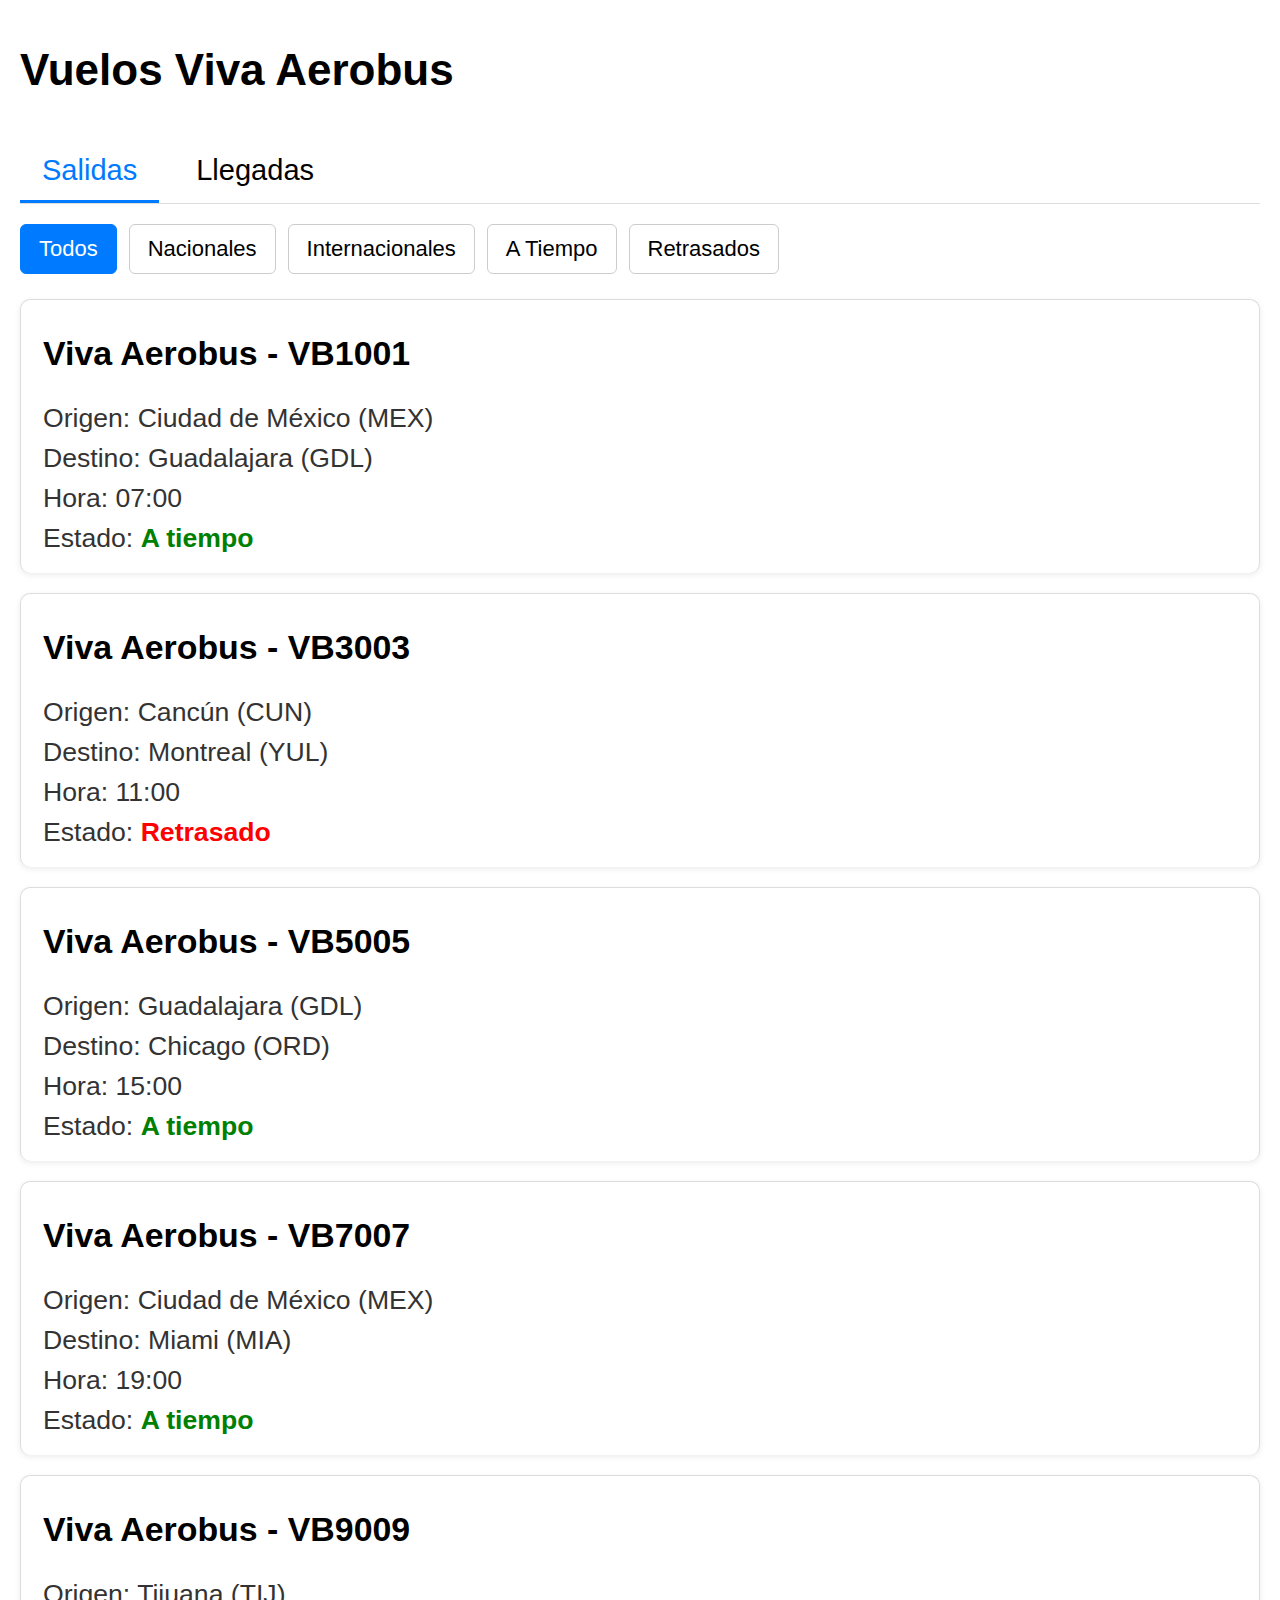
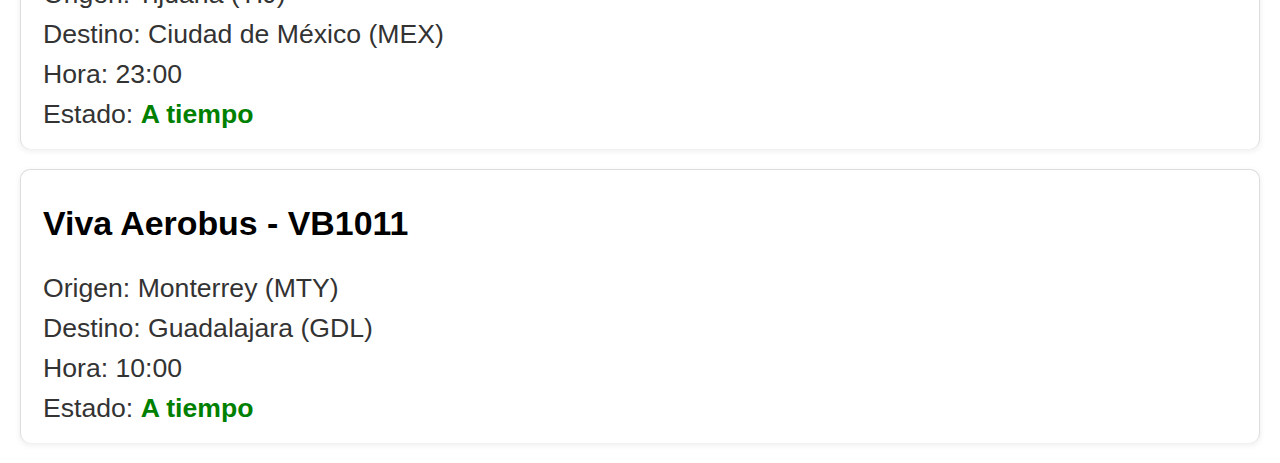
<file: Index.html>
<!DOCTYPE html>
<html lang="es">
<head>
    <meta charset="UTF-8">
    <meta name="viewport" content="width=device-width, initial-scale=1.0">
    <title>Vuelos Viva Aerobus</title>
    <link rel="stylesheet" href="style.css">
    <link rel="manifest" href="manifest.json">
    <link rel="apple-touch-icon" href="icon.png"> </head>
<body>
    <header>
        <h1>Vuelos Viva Aerobus</h1>
    </header>

    <nav class="tabs">
        <button id="departures-tab" class="active">Salidas</button>
        <button id="arrivals-tab">Llegadas</button>
    </nav>

    <div class="filters">
        <button id="filter-all" class="active">Todos</button>
        <button id="filter-domestic">Nacionales</button>
        <button id="filter-international">Internacionales</button>
        <button id="filter-on-time">A Tiempo</button>
        <button id="filter-delayed">Retrasados</button>
    </div>

    <div id="flight-list">
        </div>

    <script src="script.js"></script>
</body>
</html>
</file>
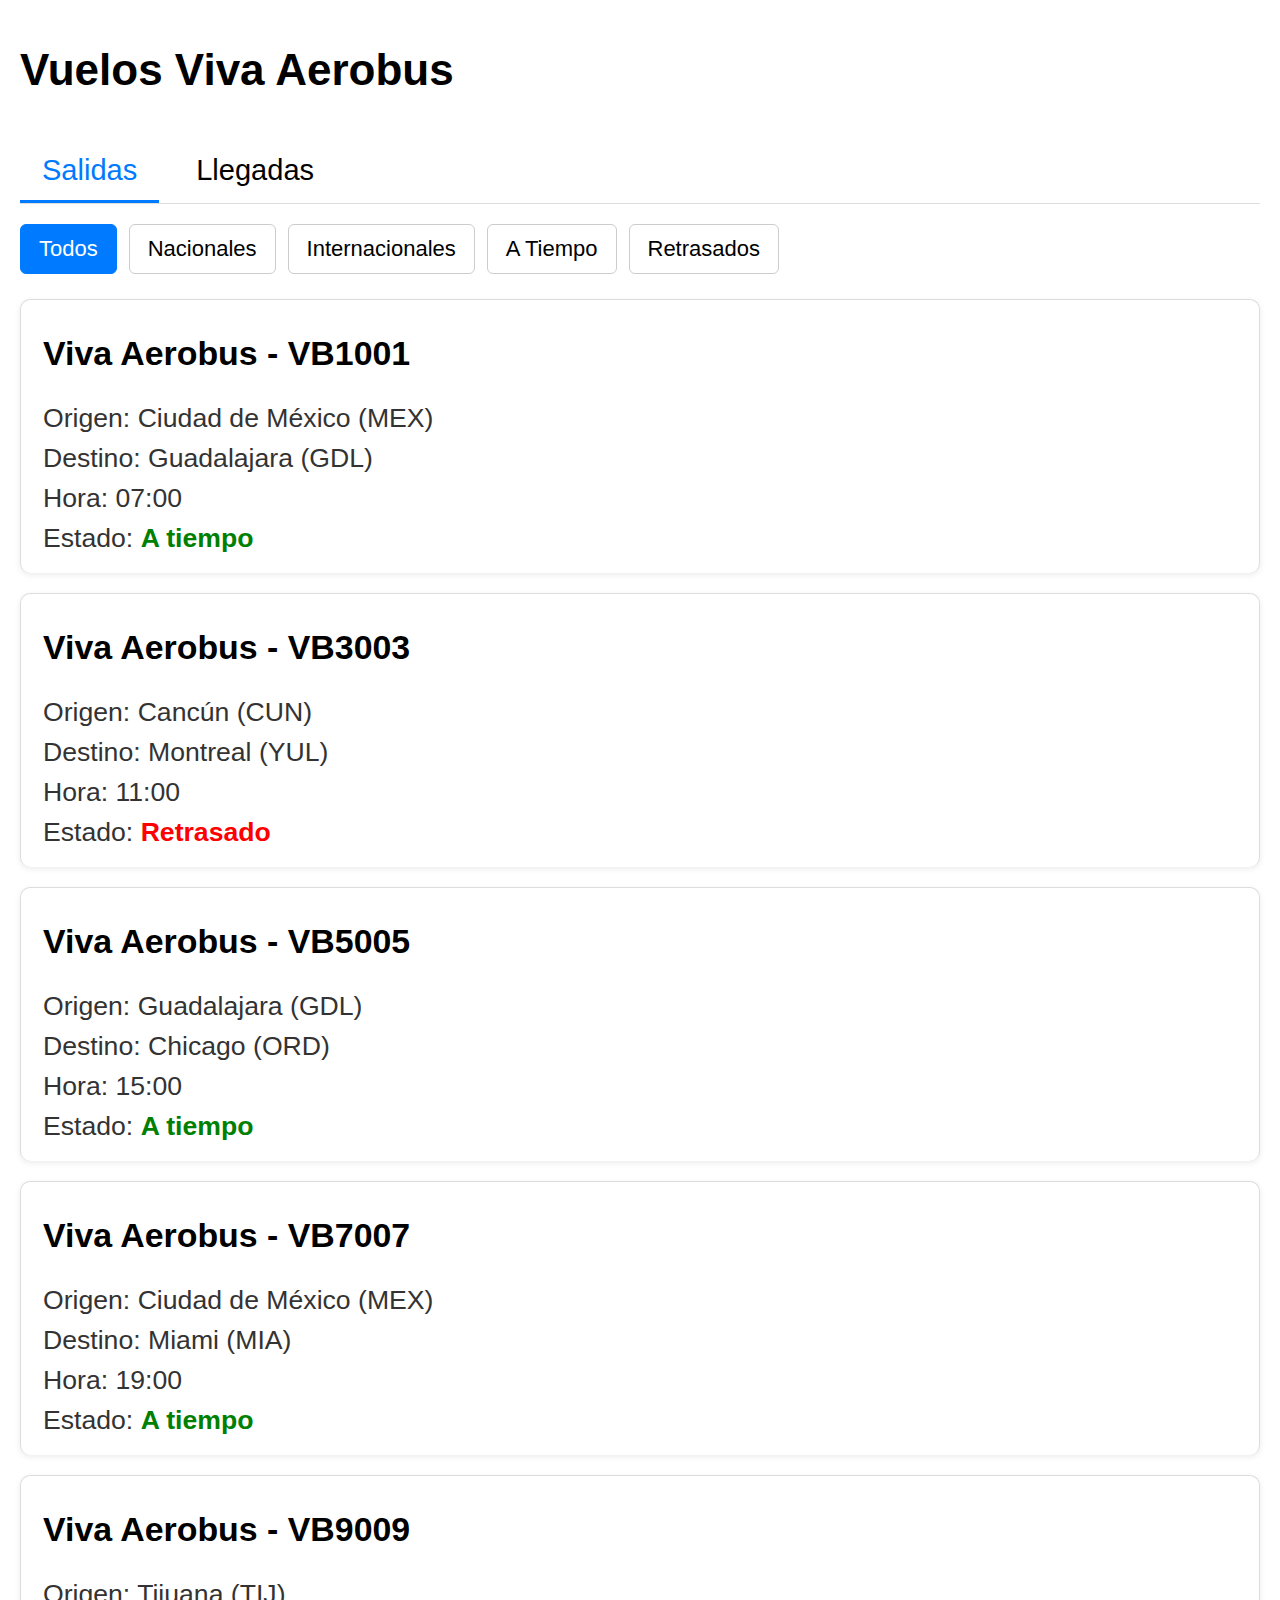
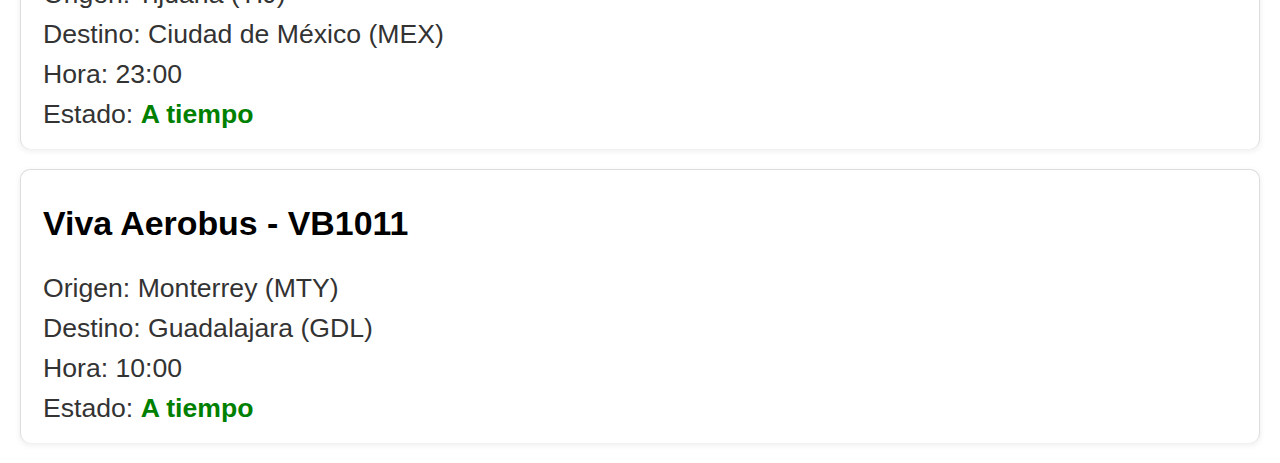
<file: index.html>
<!DOCTYPE html>
<html lang="es">
<head>
    <meta charset="UTF-8">
    <meta name="viewport" content="width=device-width, initial-scale=1.0">
    <title>Vuelos Viva Aerobus</title>
    <link rel="stylesheet" href="style.css">
    <link rel="manifest" href="manifest.json">
    <link rel="apple-touch-icon" href="icon.png"> </head>
<body>
    <header>
        <h1>Vuelos Viva Aerobus</h1>
    </header>

    <nav class="tabs">
        <button id="departures-tab" class="active">Salidas</button>
        <button id="arrivals-tab">Llegadas</button>
    </nav>

    <div class="filters">
        <button id="filter-all" class="active">Todos</button>
        <button id="filter-domestic">Nacionales</button>
        <button id="filter-international">Internacionales</button>
        <button id="filter-on-time">A Tiempo</button>
        <button id="filter-delayed">Retrasados</button>
    </div>

    <div id="flight-list">
        </div>

    <script src="script.js"></script>
</body>
</html>
</file>
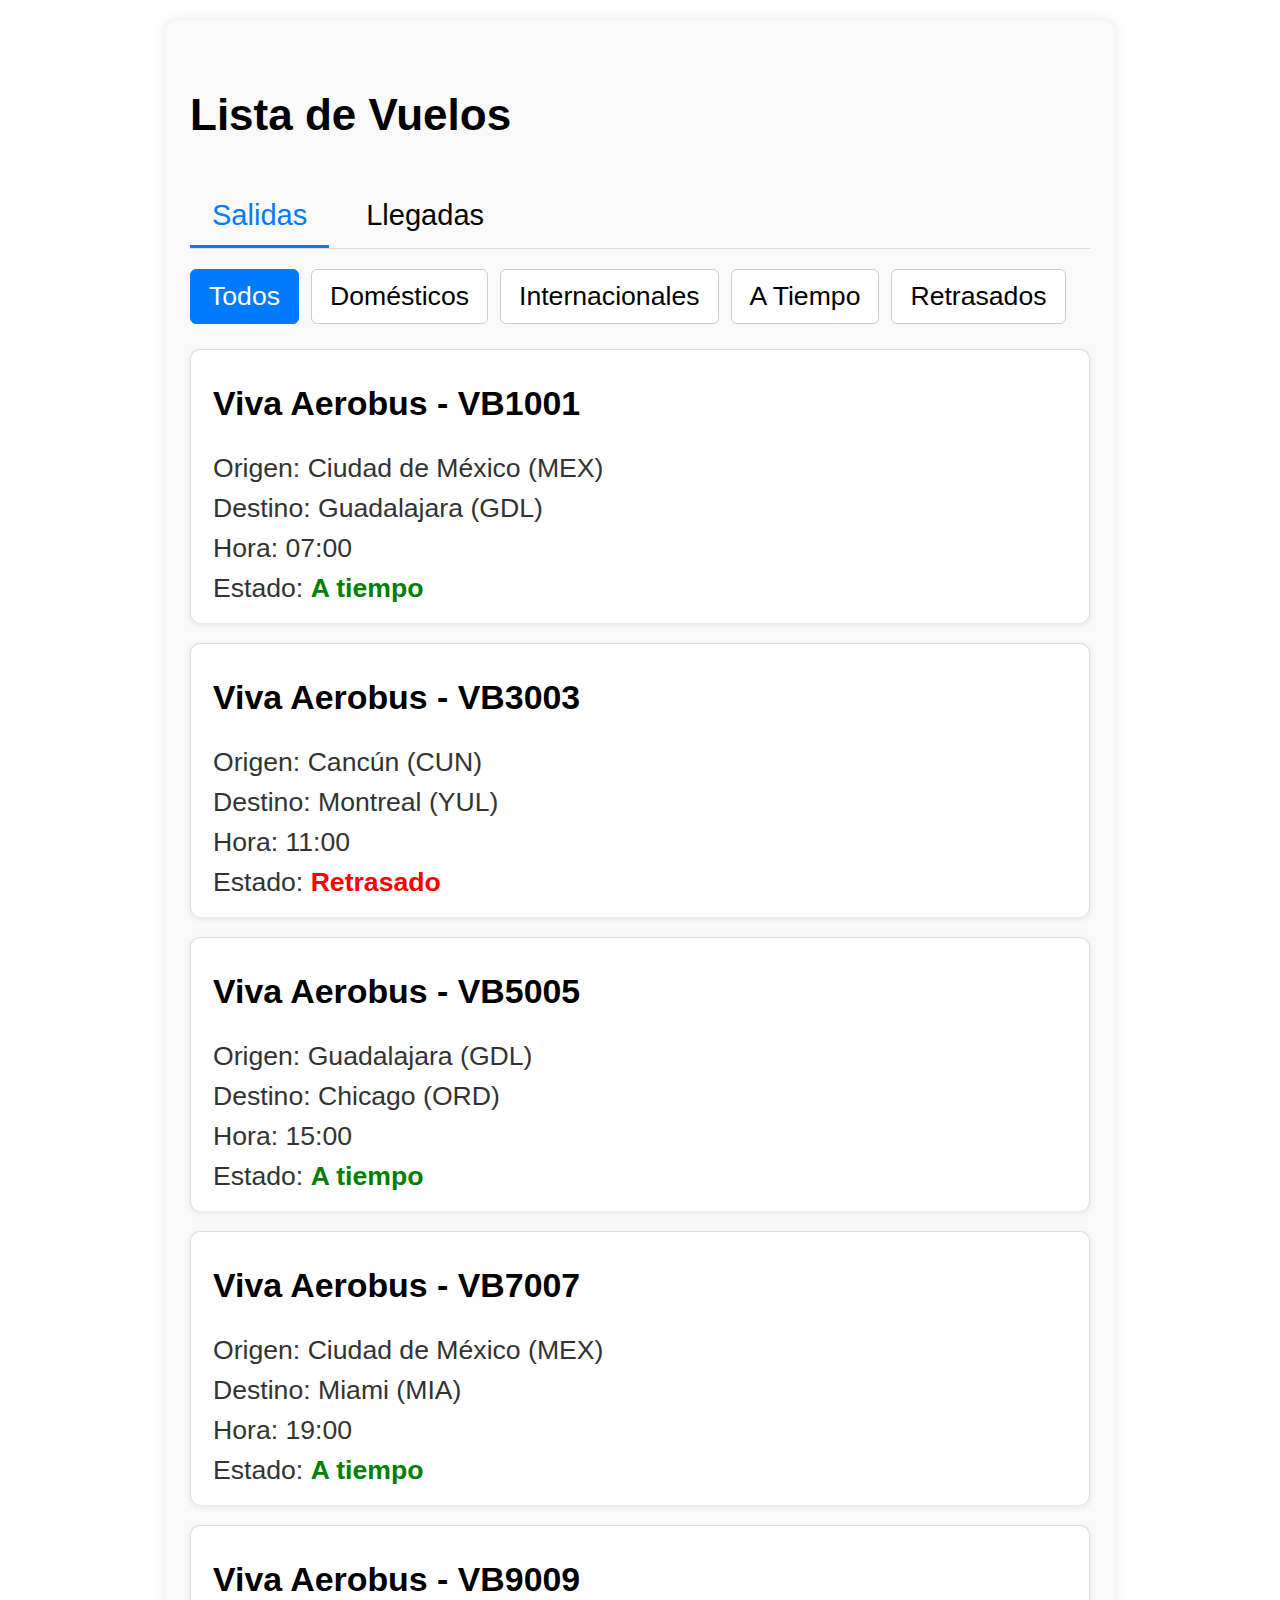
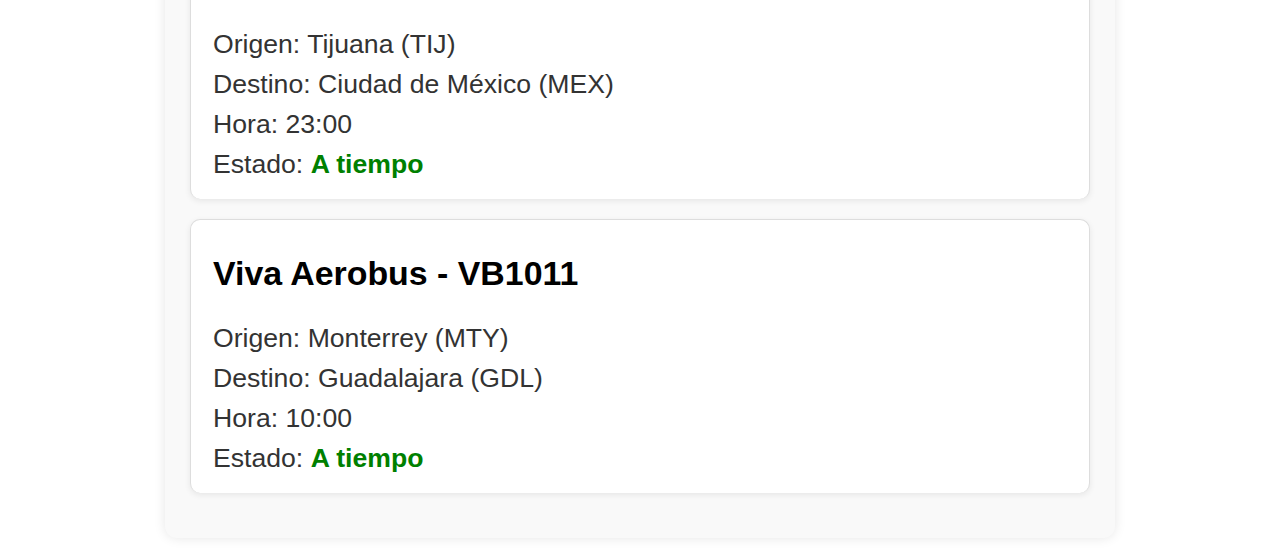
<file: flights.html>
<!DOCTYPE html>
<html lang="es">
<head>
    <meta charset="UTF-8">
    <meta name="viewport" content="width=device-width, initial-scale=1.0">
    <title>Lista de Vuelos</title>
    <style>
        body {
            font-family: sans-serif;
            margin: 20px;
            line-height: 1.87;
            font-size: 22px;
            -webkit-font-smoothing: antialiased;
        }

        .container {
            max-width: 900px;
            margin: 0 auto;
            padding: 25px;
            background-color: #f9f9f9;
            border-radius: 12px;
            box-shadow: 0 0 12px rgba(0, 0, 0, 0.1);
        }

        .tabs {
            display: flex;
            margin-bottom: 20px;
            border-bottom: 1px solid #ddd;
        }

        .tabs button {
            background: none;
            border: none;
            padding: 13px 22px;
            margin-right: 15px;
            font-size: 1.32em;
            cursor: pointer;
            border-bottom: 3px solid transparent;
            transition: border-bottom 0.3s ease;
        }

        .tabs button.active {
            border-bottom: 3px solid #007aff;
            color: #007aff;
        }

        .filters {
            display: flex;
            gap: 12px;
            margin-bottom: 25px;
        }

        .filters button {
            background-color: #fff;
            border: 1px solid #ccc;
            padding: 11px 18px;
            font-size: 1.21em;
            cursor: pointer;
            border-radius: 6px;
            transition: background-color 0.3s ease;
        }

        .filters button.active {
            background-color: #007aff;
            color: white;
            border-color: #007aff;
        }

        .flight-list {
            margin-top: 25px;
        }

        .flight-item {
            background-color: white;
            border: 1px solid #ddd;
            margin-bottom: 20px;
            padding: 22px;
            border-radius: 10px;
            box-shadow: 0 2px 6px rgba(0, 0, 0, 0.08);
            cursor: pointer;
            transition: transform 0.2s ease-in-out;
            border-bottom: none;
        }

        .flight-item:hover {
            transform: scale(1.02);
        }

        .flight-item h3 {
            margin-top: 0;
            margin-bottom: 9px;
            font-size: 1.54em;
        }

        .flight-item p {
            margin-bottom: 6px;
            font-size: 1.21em;
            color: #333;
            line-height: 0.5;
        }

        .flight-item .a-tiempo {
            color: green;
            font-weight: bold;
        }

        .flight-item .retrasado {
            color: red;
            font-weight: bold;
        }

        .flight-details-container {
            margin-top: 13px;
            padding: 20px;
            border: 1px solid #eee;
            background-color: #f9f9f9;
            border-radius: 10px;
            font-size: 1.21em;
            color: #555;
        }

        .flight-details-container.hidden {
            display: none;
        }

        .flight-details-container p {
            margin-bottom: 7px;
            font-size: 1em;
            line-height: 0.5;
        }

        .flight-details-container strong {
            font-weight: bold;
            color: #333;
        }
    </style>
</head>
<body>
    <div class="container">
        <h1>Lista de Vuelos</h1>
        <div class="tabs">
            <button id="departures-tab" class="active">Salidas</button>
            <button id="arrivals-tab">Llegadas</button>
        </div>
        <div class="filters">
            <button id="filter-all" class="active">Todos</button>
            <button id="filter-domestic">Domésticos</button>
            <button id="filter-international">Internacionales</button>
            <button id="filter-on-time">A Tiempo</button>
            <button id="filter-delayed">Retrasados</button>
        </div>
        <div id="flight-list">
            </div>
    </div>

    <script>
        document.addEventListener('DOMContentLoaded', () => {
            const departuresTab = document.getElementById('departures-tab');
            const arrivalsTab = document.getElementById('arrivals-tab');
            const filterAllButton = document.getElementById('filter-all');
            const filterDomesticButton = document.getElementById('filter-domestic');
            const filterInternationalButton = document.getElementById('filter-international');
            const filterOnTimeButton = document.getElementById('filter-on-time');
            const filterDelayedButton = document.getElementById('filter-delayed');
            const flightListDiv = document.getElementById('flight-list');

            let currentTab = 'departure';
            let currentFilter = 'all';
            let currentlyOpenDetails = null;

            const flightsData = [
                {
                    id: 1,
                    type: 'departure',
                    airline: 'Viva Aerobus',
                    flightNumber: 'VB1001',
                    origin: 'Ciudad de México (MEX)',
                    destination: 'Guadalajara (GDL)',
                    departureTime: '07:00',
                    arrivalTime: '08:15',
                    status: 'A tiempo',
                    isDomestic: true,
                    extraInfo: 'Puerta 12, Embarque comienza a las 06:30'
                },
                {
                    id: 2,
                    type: 'arrival',
                    airline: 'Viva Aerobus',
                    flightNumber: 'VB2002',
                    origin: 'Monterrey (MTY)',
                    destination: 'Ciudad de México (MEX)',
                    departureTime: '09:00',
                    arrivalTime: '10:10',
                    status: 'A tiempo',
                    isDomestic: true,
                    extraInfo: 'Equipaje en la banda 3'
                },
                {
                    id: 3,
                    type: 'departure',
                    airline: 'Viva Aerobus',
                    flightNumber: 'VB3003',
                    origin: 'Cancún (CUN)',
                    destination: 'Montreal (YUL)',
                    departureTime: '11:00',
                    arrivalTime: '16:00',
                    status: 'Retrasado',
                    isDomestic: false,
                    extraInfo: 'Retraso debido a condiciones climáticas'
                },
                {
                    id: 4,
                    type: 'arrival',
                    airline: 'Viva Aerobus',
                    flightNumber: 'VB4004',
                    origin: 'Los Ángeles (LAX)',
                    destination: 'Tijuana (TIJ)',
                    departureTime: '13:00',
                    arrivalTime: '15:00',
                    status: 'A tiempo',
                    isDomestic: false,
                    extraInfo: 'Vuelo internacional, pasajeros deben pasar por aduana'
                },
                {
                    id: 5,
                    type: 'departure',
                    airline: 'Viva Aerobus',
                    flightNumber: 'VB5005',
                    origin: 'Guadalajara (GDL)',
                    destination: 'Chicago (ORD)',
                    departureTime: '15:00',
                    arrivalTime: '20:00',
                    status: 'A tiempo',
                    isDomestic: false,
                    extraInfo: 'Puerta 5, Embarque comienza a las 14:30'
                },
                {
                    id: 6,
                    type: 'arrival',
                    airline: 'Viva Aerobus',
                    flightNumber: 'VB6006',
                    origin: 'Dallas (DFW)',
                    destination: 'Monterrey (MTY)',
                    departureTime: '17:00',
                    arrivalTime: '18:30',
                    status: 'A tiempo',
                    isDomestic: false,
                    extraInfo: 'Llegada a la terminal B'
                },
                {
                    id: 7,
                    type: 'departure',
                    airline: 'Viva Aerobus',
                    flightNumber: 'VB7007',
                    origin: 'Ciudad de México (MEX)',
                    destination: 'Miami (MIA)',
                    departureTime: '19:00',
                    arrivalTime: '23:00',
                    status: 'A tiempo',
                    isDomestic: false,
                    extraInfo: 'Vuelo nocturno, mantas disponibles'
                },
                {
                    id: 8,
                    type: 'arrival',
                    airline: 'Viva Aerobus',
                    flightNumber: 'VB8008',
                    origin: 'Medellín (MDE)',
                    destination: 'Ciudad de México (MEX)',
                    departureTime: '21:00',
                    arrivalTime: '02:00',
                    status: 'A tiempo',
                    isDomestic: false,
                    extraInfo: 'Bienvenidos a la Ciudad de México'
                },
                {
                    id: 9,
                    type: 'departure',
                    airline: 'Viva Aerobus',
                    flightNumber: 'VB9009',
                    origin: 'Tijuana (TIJ)',
                    destination: 'Ciudad de México (MEX)',
                    departureTime: '23:00',
                    arrivalTime: '01:00',
                    status: 'A tiempo',
                    isDomestic: true,
                    extraInfo: 'Último vuelo del día'
                },
                {
                    id: 10,
                    type: 'arrival',
                    airline: 'Viva Aerobus',
                    flightNumber: 'VB0010',
                    origin: 'Ciudad de México (MEX)',
                    destination: 'Mérida (MID)',
                    departureTime: '05:00',
                    arrivalTime: '06:30',
                    status: 'A tiempo',
                    isDomestic: true,
                    extraInfo: 'Primer vuelo de la mañana'
                },
                {
                    id: 11,
                    type: 'departure',
                    airline: 'Viva Aerobus',
                    flightNumber: 'VB1011',
                    origin: 'Monterrey (MTY)',
                    destination: 'Guadalajara (GDL)',
                    departureTime: '10:00',
                    arrivalTime: '11:00',
                    status: 'A tiempo',
                    isDomestic: true,
                    extraInfo: 'Vuelo directo'
                },
                {
                    id: 12,
                    type: 'arrival',
                    airline: 'Viva Aerobus',
                    flightNumber: 'VB2012',
                    origin: 'Villahermosa (VSA)',
                    destination: 'Ciudad de México (MEX)',
                    departureTime: '12:00',
                    arrivalTime: '13:30',
                    status: 'Retrasado',
                    isDomestic: true,
                    extraInfo: 'Retraso de 30 minutos'
                }
            ];

            function filterFlights(tab, filter) {
                const filtered = flightsData.filter(flight => flight.type === tab && (filter === 'all' || (filter === 'domestic' && flight.isDomestic) || (filter === 'international' && !flight.isDomestic) || (filter === 'on-time' && flight.status.toLowerCase() === 'a tiempo') || (filter === 'delayed' && flight.status.toLowerCase() === 'retrasado')));
                return filtered;
            }

            function renderFlights(flights) {
                flightListDiv.innerHTML = '';
                if (flights.length === 0) {
                    flightListDiv.innerHTML = '<p>No hay vuelos disponibles con los filtros seleccionados.</p>';
                    return;
                }
                flights.forEach(flight => {
                    const flightItem = document.createElement('div');
                    flightItem.classList.add('flight-item');
                    flightItem.innerHTML = `
                        <h3>${flight.airline} - ${flight.flightNumber}</h3>
                        <p>Origen: ${flight.origin}</p>
                        <p>Destino: ${flight.destination}</p>
                        <p>Hora: ${currentTab === 'departure' ? flight.departureTime : flight.arrivalTime}</p>
                        <p>Estado: <span class="${flight.status.toLowerCase().replace(' ', '-')}">${flight.status}</span></p>
                    `;

                    const detailsContainer = document.createElement('div');
                    detailsContainer.classList.add('flight-details-container', 'hidden');
                    detailsContainer.innerHTML = `
                        <p><strong>Información Adicional:</strong> ${flight.extraInfo}</p>
                        <p><strong>Hora de Salida:</strong> ${flight.departureTime}</p>
                        <p><strong>Hora de Llegada:</strong> ${flight.arrivalTime}</p>
                        <p><strong>Estado:</strong> ${flight.status}</p>
                    `;

                    flightItem.appendChild(detailsContainer);
                    flightItem.addEventListener('click', () => showFlightDetails(flight, detailsContainer));
                    flightListDiv.appendChild(flightItem);
                });
            }

            function showFlightDetails(flight, detailsElement) {
                if (currentlyOpenDetails && currentlyOpenDetails !== detailsElement) {
                    currentlyOpenDetails.classList.add('hidden');
                }

                detailsElement.classList.toggle('hidden');
                currentlyOpenDetails = detailsElement.classList.contains('hidden') ? null : detailsElement;
            }

            function updateActiveTab(tabId) {
                document.querySelectorAll('.tabs button').forEach(btn => btn.classList.remove('active'));
                document.getElementById(tabId).classList.add('active');
            }

            function updateActiveFilter(filterId) {
                document.querySelectorAll('.filters button').forEach(btn => btn.classList.remove('active'));
                document.getElementById(filterId).classList.add('active');
            }

            departuresTab.addEventListener('click', () => {
                currentTab = 'departure';
                updateActiveTab('departures-tab');
                renderFlights(filterFlights(currentTab, currentFilter));
            });

            arrivalsTab.addEventListener('click', () => {
                currentTab = 'arrival';
                updateActiveTab('arrivals-tab');
                renderFlights(filterFlights(currentTab, currentFilter));
            });

            filterAllButton.addEventListener('click', () => {
                currentFilter = 'all';
                updateActiveFilter('filter-all');
                renderFlights(filterFlights(currentTab, currentFilter));
            });

            filterDomesticButton.addEventListener('click', () => {
                currentFilter = 'domestic';
                updateActiveFilter('filter-domestic');
                renderFlights(filterFlights(currentTab, currentFilter));
            });

            filterInternationalButton.addEventListener('click', () => {
                currentFilter = 'international';
                updateActiveFilter('filter-international');
                renderFlights(filterFlights(currentTab, currentFilter));
            });

            filterOnTimeButton.addEventListener('click', () => {
                currentFilter = 'on-time';
                updateActiveFilter('filter-on-time');
                renderFlights(filterFlights(currentTab, currentFilter));
            });

            filterDelayedButton.addEventListener('click', () => {
                currentFilter = 'delayed';
                updateActiveFilter('filter-delayed');
                renderFlights(filterFlights(currentTab, currentFilter));
            });

            // Inicializar la lista de vuelos para la pestaña de salidas y todos los vuelos
            renderFlights(filterFlights(currentTab, currentFilter));
        });
    </script>
</body>
</html>
</file>
<file: style.css>
body {
    font-family: sans-serif;
    margin: 20px;
    line-height: 1.87; /* Aumenta la altura de línea en proporción */
    font-size: 22px; /* 20px * 1.1 = 22px */
    -webkit-font-smoothing: antialiased;
}

.container {
    max-width: 900px;
    margin: 0 auto;
    padding: 25px;
    background-color: #f9f9f9;
    border-radius: 12px;
    box-shadow: 0 0 12px rgba(0, 0, 0, 0.1);
}

.tabs {
    display: flex;
    margin-bottom: 20px;
    border-bottom: 1px solid #ddd;
}

.tabs button {
    background: none;
    border: none;
    padding: 13px 22px; /* Ajuste ligero del padding */
    margin-right: 15px;
    font-size: 1.32em; /* 1.2em * 1.1 = 1.32em */
    cursor: pointer;
    border-bottom: 3px solid transparent;
    transition: border-bottom 0.3s ease;
}

.tabs button.active {
    border-bottom: 3px solid #007aff;
    color: #007aff;
}

.filters {
    display: flex;
    gap: 12px;
    margin-bottom: 25px;
}

.filters button {
    background-color: #fff;
    border: 1px solid #ccc;
    padding: 11px 18px; /* Ajuste ligero del padding */
    font-size: 1em; /* 1.1em * 1.1 = 1.21em */
    cursor: pointer;
    border-radius: 6px;
    transition: background-color 0.3s ease;
}

.filters button.active {
    background-color: #007aff;
    color: white;
    border-color: #007aff;
}

.flight-list {
    margin-top: 25px;
}

.flight-item {
    background-color: white;
    border: 1px solid #ddd;
    margin-bottom: 20px;
    padding: 22px; /* Ajuste ligero del padding */
    border-radius: 10px;
    box-shadow: 0 2px 6px rgba(0, 0, 0, 0.08);
    cursor: pointer;
    transition: transform 0.2s ease-in-out;
    border-bottom: none;
}

.flight-item:hover {
    transform: scale(1.02);
}

.flight-item h3 {
    margin-top: 0;
    margin-bottom: 9px;
    font-size: 1.54em; /* 1.4em * 1.1 = 1.54em */
}

.flight-item p {
    margin-bottom: 6px;
    font-size: 1.21em; /* 1.1em * 1.1 = 1.21em */
    color: #333;
    line-height: 0.5; /* Reduce aún más el espaciado entre líneas */
}

.flight-item .a-tiempo {
    color: green;
    font-weight: bold;
}

.flight-item .retrasado {
    color: red;
    font-weight: bold;
}

.flight-details-container {
    margin-top: 13px;
    padding: 20px; /* Ajuste ligero del padding */
    border: 1px solid #eee;
    background-color: #f9f9f9;
    border-radius: 10px;
    font-size: 1em; /* 1.1em * 1.1 = 1.21em */
    color: #555;
}

.flight-details-container.hidden {
    display: none;
}

.flight-details-container p {
    margin-bottom: 7px;
    font-size: 1em; /* Mantener este tamaño o aumentarlo ligeramente según se vea */
    line-height: 0.5; /* Reduce el espaciado entre líneas */
}

.flight-details-container strong {
    font-weight: bold;
    color: #333;
}
</file>
